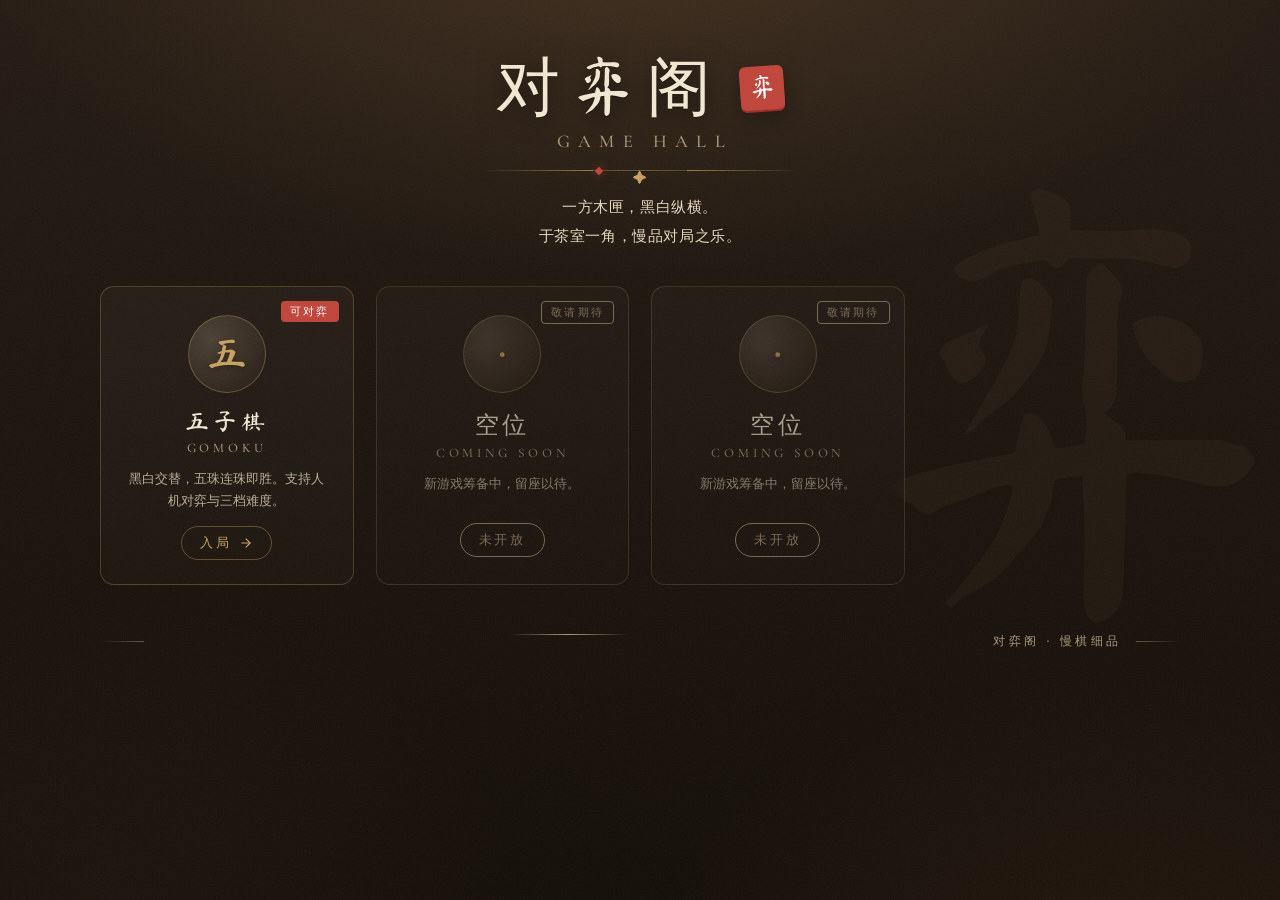
<file: index.html>
<!DOCTYPE html>
<html lang="zh-CN">
<head>
<meta charset="UTF-8">
<meta name="viewport" content="width=device-width, initial-scale=1.0">
<title>对弈阁 · Game Hall</title>
<link rel="stylesheet" href="styles.css">
<style>
  /* 大厅页专属样式：复用 styles.css 的色板与字体，保持水墨茶室风格 */
  .hall {
    position: relative;
    z-index: 2;
    width: 100%;
    max-width: 1080px;
    margin: 0 auto;
    padding: 8px 0 40px;
  }

  .hall-header {
    text-align: center;
    margin: 18px 0 8px;
  }
  .hall-header .title-row {
    display: inline-flex;
    align-items: center;
    gap: 18px;
  }
  .hall-header h1 {
    font-size: clamp(40px, 7vw, 64px);
    color: var(--ivory);
    letter-spacing: 0.18em;
    line-height: 1;
  }
  .hall-header .seal {
    display: inline-flex;
    align-items: center;
    justify-content: center;
    width: 44px;
    height: 44px;
    background: var(--cinnabar);
    color: #fff;
    font-family: "Ma Shan Zheng", "STKaiti", serif;
    font-size: 26px;
    border-radius: 6px;
    box-shadow: 0 2px 0 var(--cinnabar-dk), 0 6px 18px rgba(0,0,0,.35);
    transform: rotate(-4deg);
  }
  .hall-header .subtitle {
    margin-top: 10px;
    font-size: clamp(14px, 1.6vw, 18px);
    letter-spacing: 0.45em;
    color: var(--ivory-dim);
    text-transform: uppercase;
  }
  .hall-header .deco {
    margin: 18px auto 0;
    width: 60%;
    max-width: 320px;
    height: 1px;
    background: linear-gradient(90deg, transparent, var(--bronze) 50%, transparent);
    position: relative;
  }
  .hall-header .deco::before {
    content: "✦";
    position: absolute;
    left: 50%;
    top: 50%;
    transform: translate(-50%, -50%);
    background: var(--bg-solid, #1a130c);
    color: var(--bronze);
    padding: 0 12px;
    font-size: 14px;
  }

  .hall-intro {
    text-align: center;
    margin: 22px auto 36px;
    max-width: 560px;
    color: var(--ivory-soft);
    font-size: 15px;
    line-height: 1.9;
    letter-spacing: 0.04em;
  }

  /* — 游戏卡片网格 — */
  .games-grid {
    display: grid;
    grid-template-columns: repeat(auto-fill, minmax(240px, 1fr));
    gap: 22px;
    margin-top: 10px;
  }

  .game-card {
    position: relative;
    display: flex;
    flex-direction: column;
    align-items: center;
    padding: 28px 22px 24px;
    background:
      linear-gradient(180deg, rgba(247, 230, 196, 0.06), rgba(247, 230, 196, 0.02)),
      var(--panel);
    border: 1px solid rgba(201, 162, 95, 0.28);
    border-radius: 14px;
    text-decoration: none;
    color: var(--ivory);
    cursor: pointer;
    overflow: hidden;
    transition: transform .35s cubic-bezier(.2,.7,.2,1), border-color .35s, box-shadow .35s;
  }
  .game-card::before {
    content: "";
    position: absolute;
    inset: 0;
    background: radial-gradient(180px 120px at 50% -10%, rgba(222, 168, 96, 0.18), transparent 70%);
    opacity: 0;
    transition: opacity .4s;
    pointer-events: none;
  }
  .game-card:hover {
    transform: translateY(-4px);
    border-color: var(--bronze);
    box-shadow: 0 14px 32px rgba(0,0,0,.4), 0 0 0 1px rgba(201,162,95,.4);
  }
  .game-card:hover::before { opacity: 1; }

  .game-card .symbol {
    width: 78px;
    height: 78px;
    display: flex;
    align-items: center;
    justify-content: center;
    border-radius: 50%;
    background: radial-gradient(circle at 30% 30%, rgba(255,235,200,.18), rgba(40,28,18,.6));
    border: 1px solid rgba(201,162,95,.35);
    font-family: "Ma Shan Zheng", "STKaiti", serif;
    font-size: 40px;
    color: var(--bronze);
    margin-bottom: 16px;
    text-shadow: 0 2px 6px rgba(0,0,0,.4);
  }

  .game-card .name {
    font-size: 24px;
    letter-spacing: 0.15em;
    margin-bottom: 4px;
  }
  .game-card .latin {
    font-size: 13px;
    letter-spacing: 0.3em;
    color: var(--ivory-dim);
    text-transform: uppercase;
    margin-bottom: 12px;
  }
  .game-card .desc {
    font-size: 13px;
    color: var(--ivory-soft);
    opacity: 0.78;
    line-height: 1.7;
    text-align: center;
    margin-bottom: 14px;
    min-height: 36px;
  }
  .game-card .enter {
    display: inline-flex;
    align-items: center;
    gap: 8px;
    font-size: 13px;
    letter-spacing: 0.2em;
    color: var(--bronze);
    padding: 7px 18px;
    border: 1px solid rgba(201,162,95,.4);
    border-radius: 999px;
    transition: background .3s, color .3s;
  }
  .game-card:hover .enter {
    background: var(--bronze);
    color: var(--ink);
  }
  .game-card .enter svg {
    width: 14px;
    height: 14px;
  }

  /* 卡片右上角的状态徽章 */
  .game-card .badge {
    position: absolute;
    top: 14px;
    right: 14px;
    font-size: 11px;
    letter-spacing: 0.2em;
    padding: 3px 9px;
    border-radius: 4px;
    background: var(--cinnabar);
    color: #fff;
  }
  .game-card .badge.soon {
    background: transparent;
    border: 1px solid var(--ivory-dim);
    color: var(--ivory-dim);
  }

  /* 占位卡：未上线游戏 */
  .game-card.coming {
    cursor: default;
    opacity: 0.65;
  }
  .game-card.coming:hover {
    transform: none;
    border-color: rgba(201, 162, 95, 0.28);
    box-shadow: none;
  }
  .game-card.coming:hover::before { opacity: 0; }
  .game-card.coming .enter {
    border-color: var(--ivory-dim);
    color: var(--ivory-dim);
  }

  .hall-footer {
    text-align: center;
    margin-top: 48px;
    color: var(--ivory-dim);
    font-size: 12px;
    letter-spacing: 0.3em;
  }
  .hall-footer .line {
    display: block;
    width: 120px;
    height: 1px;
    margin: 0 auto 14px;
    background: linear-gradient(90deg, transparent, var(--ivory-dim), transparent);
  }

  @media (max-width: 560px) {
    .games-grid { grid-template-columns: 1fr; }
    .hall-header h1 { font-size: 44px; }
  }
</style>
</head>
<body>

<div class="watermark" aria-hidden="true">弈</div>
<div class="motes" id="motes" aria-hidden="true"></div>
<div class="grain" aria-hidden="true"></div>

<main class="hall">
  <header class="hall-header">
    <div class="title-row">
      <h1 class="brush">对弈阁</h1>
      <span class="seal" aria-hidden="true">弈</span>
    </div>
    <div class="subtitle latin">Game Hall</div>
    <div class="deco"><span></span></div>
  </header>

  <p class="hall-intro">
    一方木匣，黑白纵横。<br>
    于茶室一角，慢品对局之乐。
  </p>

  <!--
    游戏入口卡片：
    · 已上线游戏移除 .coming 类，链接指向对应页面，并将徽章文字改为 "可对弈"
    · 新增游戏：复制下方 <a class="game-card"> 块，替换 symbol/name/latin/desc/href 即可
  -->
  <section class="games-grid" aria-label="游戏列表">

    <a class="game-card" href="gomoku.html">
      <span class="badge">可对弈</span>
      <div class="symbol">五</div>
      <div class="name brush">五子棋</div>
      <div class="latin">Gomoku</div>
      <p class="desc">黑白交替，五珠连珠即胜。支持人机对弈与三档难度。</p>
      <span class="enter">
        入局
        <svg viewBox="0 0 24 24" fill="none" stroke="currentColor" stroke-width="2" stroke-linecap="round" stroke-linejoin="round"><path d="M5 12h14"/><path d="m12 5 7 7-7 7"/></svg>
      </span>
    </a>

    <a class="game-card coming" href="#" aria-disabled="true">
      <span class="badge soon">敬请期待</span>
      <div class="symbol">·</div>
      <div class="name brush">空位</div>
      <div class="latin">Coming Soon</div>
      <p class="desc">新游戏筹备中，留座以待。</p>
      <span class="enter">未开放</span>
    </a>

    <a class="game-card coming" href="#" aria-disabled="true">
      <span class="badge soon">敬请期待</span>
      <div class="symbol">·</div>
      <div class="name brush">空位</div>
      <div class="latin">Coming Soon</div>
      <p class="desc">新游戏筹备中，留座以待。</p>
      <span class="enter">未开放</span>
    </a>

  </section>

  <footer class="hall-footer">
    <span class="line"></span>
    对弈阁 · 慢棋细品
  </footer>
</main>

<script>
  // 复用 gomoku.html 的浮尘氛围生成逻辑，保持视觉一致
  (function () {
    var motes = document.getElementById('motes');
    if (!motes) return;
    var N = 18;
    for (var i = 0; i < N; i++) {
      var m = document.createElement('span');
      m.className = 'mote';
      var size = 2 + Math.random() * 3;
      m.style.width = size + 'px';
      m.style.height = size + 'px';
      m.style.left = (Math.random() * 100) + '%';
      m.style.animationDuration = (14 + Math.random() * 16) + 's';
      m.style.animationDelay = (-Math.random() * 20) + 's';
      motes.appendChild(m);
    }
  })();
</script>

</body>
</html>
</file>
<file: styles.css>
/* 五子棋样式：由 gomoku.html 内联样式拆分而来（2026-09-28 结构优化） */

/* 本地子集字体：覆盖页面全部中文用字与西文字母/数字，由 css2 text= 参数子集化生成 */
@font-face {
  font-family: 'Ma Shan Zheng';
  font-style: normal;
  font-weight: 400;
  font-display: swap;
  src: url(fonts/mashanzheng-400-0.woff2) format('woff2');
  unicode-range: U+4e00, U+4e0a, U+4e86, U+4e94, U+4f60, U+518d, U+51fb, U+5229, U+524d, U+52a0, U+52a8, U+53d6, U+5408, U+548c, U+56de, U+5728, U+5904, U+5982, U+59cb, U+5b50, U+5c40, U+5df2, U+5e73, U+5f00, U+5f08, U+5f53, U+5f97, U+603b, U+606d, U+6094, U+620f, U+624b, U+6267, U+636d, U+63e1, U+6570, U+65b0, U+672a, U+6765, U+68cb, U+6a2a, U+6b63-6b65, U+6e38, U+6ee1, U+70b9, U+73e0, U+7535, U+767d, U+76d8, U+7eb5, U+80dc, U+8111, U+81ea, U+83b7, U+8a00, U+8bf7, U+8d62, U+8df3, U+8f6c, U+8f7d, U+8fde, U+91cd, U+9616, U+9ed1;
}
@font-face {
  font-family: 'Cormorant Garamond';
  font-style: normal;
  font-weight: 500;
  font-display: swap;
  src: url(fonts/cormorant-500-0.woff2) format('woff2');
  unicode-range: U+30-39, U+41-5a, U+6b, U+6d, U+6f, U+75;
}
@font-face {
  font-family: 'Cormorant Garamond';
  font-style: normal;
  font-weight: 600;
  font-display: swap;
  src: url(fonts/cormorant-600-1.woff2) format('woff2');
  unicode-range: U+30-39, U+41-5a, U+6b, U+6d, U+6f, U+75;
}

* { margin: 0; padding: 0; box-sizing: border-box; }

:root {
  /* — warm tea-house palette — */
  --ivory:       #f3e8d2;
  --ivory-soft:  #e7d8bd;
  --ivory-dim:   #ad9678;
  --bronze:      #c9a25f;
  --cinnabar:    #c0453a;
  --cinnabar-hi: #d25a4c;
  --cinnabar-dk: #962f26;
  --ink:         #2a1c10;
  --line:        #6f4c26;
  --panel:       rgba(25, 18, 12, 0.82);
}

html, body {
  height: 100%;
}

body {
  font-family: "Noto Serif SC", "Songti SC", "STSong", "SimSun", serif;
  color: var(--ivory);
  background:
    radial-gradient(1100px 620px at 50% -12%, rgba(222, 168, 96, 0.17), transparent 62%),
    radial-gradient(820px 560px at 88% 112%, rgba(158, 82, 42, 0.12), transparent 60%),
    radial-gradient(700px 500px at 8% 100%, rgba(120, 70, 35, 0.08), transparent 60%),
    linear-gradient(180deg, #241a12 0%, #1a130c 55%, #130e08 100%);
  background-attachment: fixed;
  overflow-x: hidden;
  user-select: none;
  -webkit-user-select: none;
  min-height: 100vh;
  display: flex;
  flex-direction: column;
  align-items: center;
  padding: 30px 20px 26px;
}

.brush { font-family: "Ma Shan Zheng", "STKaiti", "KaiTi", serif; font-weight: 400; }
.latin { font-family: "Cormorant Garamond", Georgia, "Times New Roman", serif; }

/* ---- atmosphere layers ---- */
.watermark {
  position: fixed;
  right: -3vmin;
  top: 46%;
  transform: translateY(-50%);
  font-family: "Ma Shan Zheng", "STKaiti", serif;
  font-size: 52vmin;
  line-height: 1;
  color: rgba(201, 162, 95, 0.05);
  pointer-events: none;
  z-index: 0;
}

.motes {
  position: fixed;
  inset: 0;
  overflow: hidden;
  pointer-events: none;
  z-index: 1;
}
.mote {
  position: absolute;
  top: 102%;
  border-radius: 50%;
  background: radial-gradient(circle, rgba(255, 226, 175, 0.9), rgba(255, 210, 150, 0));
  animation: floatUp linear infinite;
}
@keyframes floatUp {
  0%   { transform: translate(0, 0); opacity: 0; }
  8%   { opacity: 0.85; }
  50%  { transform: translate(26px, -55vh); opacity: 0.6; }
  92%  { opacity: 0.4; }
  100% { transform: translate(-14px, -108vh); opacity: 0; }
}

.grain {
  position: fixed;
  inset: -60%;
  width: 220%;
  height: 220%;
  pointer-events: none;
  z-index: 90;
  opacity: 0.055;
  background-image: url("data:image/svg+xml,%3Csvg xmlns='http://www.w3.org/2000/svg' width='180' height='180'%3E%3Cfilter id='n'%3E%3CfeTurbulence type='fractalNoise' baseFrequency='0.85' numOctaves='2' stitchTiles='stitch'/%3E%3C/filter%3E%3Crect width='100%25' height='100%25' filter='url(%23n)'/%3E%3C/svg%3E");
  animation: grainShift 0.9s steps(4) infinite;
}
@keyframes grainShift {
  0%   { transform: translate(0, 0); }
  25%  { transform: translate(-2%, 3%); }
  50%  { transform: translate(3%, -2%); }
  75%  { transform: translate(-3%, -3%); }
  100% { transform: translate(0, 0); }
}

header, .game-wrap, footer { position: relative; z-index: 2; }

/* ---- entrance ---- */
@keyframes riseIn {
  from { opacity: 0; transform: translateY(18px); }
  to   { opacity: 1; transform: translateY(0); }
}
header         { animation: riseIn 0.85s cubic-bezier(0.22, 0.7, 0.2, 1) 0.05s both; }
.board-container { animation: riseIn 0.9s cubic-bezier(0.22, 0.7, 0.2, 1) 0.18s both; }
.panel         { animation: riseIn 0.9s cubic-bezier(0.22, 0.7, 0.2, 1) 0.32s both; }
footer         { animation: riseIn 0.9s cubic-bezier(0.22, 0.7, 0.2, 1) 0.5s both; }

/* ---- header ---- */
header { text-align: center; margin-bottom: 26px; }

.title-row {
  display: flex;
  align-items: center;
  justify-content: center;
  gap: 14px;
}

h1 {
  font-size: clamp(38px, 6.5vw, 56px);
  letter-spacing: 0.1em;
  color: var(--ivory);
  text-shadow: 0 3px 24px rgba(0, 0, 0, 0.55), 0 1px 0 rgba(0, 0, 0, 0.4);
}

.seal-sm {
  flex-shrink: 0;
  width: 32px;
  height: 32px;
  display: grid;
  place-items: center;
  background: linear-gradient(160deg, var(--cinnabar-hi), var(--cinnabar-dk));
  color: #f8ebdb;
  font-family: "Ma Shan Zheng", "STKaiti", serif;
  font-size: 19px;
  border-radius: 3px;
  transform: rotate(-5deg);
  box-shadow:
    0 3px 10px rgba(0, 0, 0, 0.45),
    inset 0 0 0 1.5px rgba(248, 235, 219, 0.4),
    inset 0 0 10px rgba(0, 0, 0, 0.28);
}

.subtitle {
  margin-top: 2px;
  font-size: 16px;
  font-weight: 500;
  letter-spacing: 0.55em;
  margin-left: 0.55em;
  color: #b39468;
}

.deco {
  display: flex;
  align-items: center;
  justify-content: center;
  gap: 12px;
  margin-top: 16px;
}
.deco::before, .deco::after {
  content: "";
  width: 70px;
  height: 1px;
  background: linear-gradient(90deg, transparent, rgba(201, 162, 95, 0.55));
}
.deco::after { background: linear-gradient(90deg, rgba(201, 162, 95, 0.55), transparent); }
.deco span {
  width: 6px;
  height: 6px;
  background: var(--cinnabar);
  transform: rotate(45deg);
  box-shadow: 0 0 8px rgba(192, 69, 58, 0.6);
}

.game-wrap {
  display: flex;
  gap: 28px;
  align-items: flex-start;
  flex-wrap: wrap;
  justify-content: center;
}

/* ---- board frame (rosewood) ---- */
.board-container {
  position: relative;
  padding: 16px;
  border-radius: 12px;
  background: linear-gradient(145deg, #835b3c 0%, #5b3c22 55%, #442b17 100%);
  box-shadow:
    0 38px 75px -26px rgba(0, 0, 0, 0.8),
    0 12px 28px -12px rgba(0, 0, 0, 0.6),
    inset 0 1px 0 rgba(255, 222, 175, 0.25),
    inset 0 -7px 16px rgba(0, 0, 0, 0.45),
    0 0 0 1px rgba(0, 0, 0, 0.45);
}
.board-container::before {
  content: "";
  position: absolute;
  inset: 6px;
  border: 1px solid rgba(255, 226, 180, 0.09);
  border-radius: 7px;
  pointer-events: none;
}

canvas {
  display: block;
  cursor: crosshair;
  border-radius: 5px;
  width: 552px;
  max-width: 100%;
  height: auto;
}

/* ---- side panel (dark lacquer) ---- */
.panel {
  width: 268px;
  background: var(--panel);
  border: 1px solid rgba(201, 162, 95, 0.2);
  border-radius: 12px;
  padding: 24px 22px;
  backdrop-filter: blur(10px);
  -webkit-backdrop-filter: blur(10px);
  box-shadow:
    0 18px 44px rgba(0, 0, 0, 0.5),
    inset 0 1px 0 rgba(255, 235, 200, 0.06);
}

.panel-head {
  display: flex;
  align-items: center;
  gap: 11px;
  margin-bottom: 20px;
}
.panel-head .mark {
  width: 8px;
  height: 8px;
  background: var(--cinnabar);
  border-radius: 1px;
  box-shadow: 0 0 7px rgba(192, 69, 58, 0.55);
}
.panel-head h3 {
  font-size: 23px;
  letter-spacing: 0.28em;
  color: var(--ivory);
}
.panel-head .line {
  flex: 1;
  height: 1px;
  background: linear-gradient(90deg, rgba(201, 162, 95, 0.4), transparent);
}

.status-card {
  display: flex;
  align-items: center;
  gap: 14px;
  padding: 15px 14px;
  background: rgba(243, 232, 210, 0.04);
  border: 1px solid rgba(201, 162, 95, 0.15);
  border-radius: 10px;
  margin-bottom: 16px;
}

.stone-indicator {
  width: 36px;
  height: 36px;
  border-radius: 50%;
  flex-shrink: 0;
  box-shadow: 0 3px 9px rgba(0, 0, 0, 0.6), inset -1px -1px 2px rgba(0, 0, 0, 0.4);
}
.stone-black {
  background: radial-gradient(circle at 35% 30%, #737373, #2c2c2c 58%, #050505);
}
.stone-white {
  background: radial-gradient(circle at 35% 30%, #ffffff, #ececec 55%, #b4b4b4);
}

.status-text { flex: 1; min-width: 0; }
.status-text .label {
  font-size: 11px;
  color: var(--ivory-dim);
  letter-spacing: 0.28em;
}
.status-text .value {
  font-size: 19px;
  font-weight: 700;
  margin-top: 3px;
  letter-spacing: 0.06em;
}

.stats {
  display: grid;
  grid-template-columns: 1fr 1fr;
  gap: 10px;
  margin-bottom: 20px;
}
.stat-box {
  text-align: center;
  padding: 12px 8px 11px;
  background: rgba(243, 232, 210, 0.03);
  border: 1px solid rgba(243, 232, 210, 0.06);
  border-radius: 9px;
}
.stat-box .num {
  font-size: 24px;
  font-weight: 600;
  color: #e3c892;
  line-height: 1.1;
}
.stat-box .name {
  font-size: 11px;
  color: var(--ivory-dim);
  letter-spacing: 0.22em;
  margin-top: 3px;
}

.controls { display: flex; flex-direction: column; gap: 11px; }

/* ---- 对弈模式切换 ---- */
.modes {
  display: flex;
  margin-bottom: 18px;
  border: 1px solid rgba(201, 162, 95, 0.25);
  border-radius: 9px;
  overflow: hidden;
}
.modes .btn {
  flex: 1;
  justify-content: center;
  border: none;
  border-radius: 0;
  padding: 11px 6px;
  font-size: 14px;
  letter-spacing: 0.18em;
}
.modes .btn.active {
  background: rgba(201, 162, 95, 0.16);
  color: #fbf2e0;
}

.ai-opts {
  display: flex;
  flex-direction: column;
  gap: 10px;
  margin-bottom: 18px;
}
.ai-field {
  display: flex;
  align-items: center;
  justify-content: space-between;
  gap: 10px;
  font-size: 13px;
  letter-spacing: 0.12em;
  color: var(--ivory-dim);
}
.ai-field select {
  flex: 0 0 128px;
  background: #241a12;
  color: var(--ivory);
  border: 1px solid rgba(201, 162, 95, 0.32);
  border-radius: 7px;
  padding: 7px 8px;
  font-family: inherit;
  font-size: 13px;
  letter-spacing: 0.1em;
  outline: none;
  cursor: pointer;
}
.ai-field select:focus { border-color: rgba(201, 162, 95, 0.7); }

/* ---- 在线对战 ---- */
.online-opts {
  display: flex;
  flex-direction: column;
  gap: 10px;
  margin-bottom: 18px;
}
.online-connect { display: flex; flex-direction: column; gap: 10px; }

.online-or {
  display: flex;
  align-items: center;
  gap: 12px;
  color: var(--ivory-dim);
  font-size: 11px;
  letter-spacing: 0.3em;
  margin: 2px 0;
}
.online-or::before, .online-or::after {
  content: "";
  flex: 1;
  height: 1px;
  background: linear-gradient(90deg, transparent, rgba(201, 162, 95, 0.32), transparent);
}

.online-join {
  display: flex;
  gap: 8px;
}
.online-join .btn { flex: 0 0 auto; padding: 13px 18px; }

.code-input {
  flex: 1;
  min-width: 0;
  background: #241a12;
  color: var(--ivory);
  border: 1px solid rgba(201, 162, 95, 0.32);
  border-radius: 7px;
  padding: 12px 10px;
  font-family: "Cormorant Garamond", Georgia, serif;
  font-size: 18px;
  font-weight: 600;
  letter-spacing: 0.18em;
  text-transform: uppercase;
  text-align: center;
  outline: none;
  transition: border-color 0.22s ease;
}
.code-input::placeholder { color: rgba(173, 150, 120, 0.55); text-transform: none; letter-spacing: 0.06em; font-weight: 500; }
.code-input:focus { border-color: rgba(201, 162, 95, 0.7); }

.online-room { display: flex; flex-direction: column; gap: 10px; }

.room-row {
  display: flex;
  align-items: center;
  gap: 10px;
  padding: 10px 12px;
  background: rgba(243, 232, 210, 0.04);
  border: 1px solid rgba(201, 162, 95, 0.18);
  border-radius: 9px;
}
.room-label {
  flex-shrink: 0;
  font-size: 11px;
  letter-spacing: 0.22em;
  color: var(--ivory-dim);
}
.room-code {
  flex: 1;
  text-align: center;
  font-family: "Cormorant Garamond", Georgia, serif;
  font-size: 22px;
  font-weight: 600;
  letter-spacing: 0.24em;
  color: #e3c892;
  text-transform: uppercase;
  user-select: all;
}

.room-info {
  font-size: 12.5px;
  letter-spacing: 0.12em;
  color: var(--ivory-soft);
  padding: 9px 12px;
  background: rgba(192, 69, 58, 0.08);
  border: 1px solid rgba(201, 162, 95, 0.12);
  border-radius: 7px;
  text-align: center;
  line-height: 1.5;
}

.btn.mini {
  flex: 0 0 auto;
  padding: 7px 12px;
  font-size: 12px;
  letter-spacing: 0.18em;
  border-radius: 6px;
}

.btn {
  font-family: inherit;
  font-size: 15px;
  letter-spacing: 0.14em;
  padding: 13px 16px;
  border: 1px solid rgba(201, 162, 95, 0.32);
  border-radius: 9px;
  background: rgba(243, 232, 210, 0.03);
  color: var(--ivory);
  cursor: pointer;
  transition: background 0.22s ease, border-color 0.22s ease, color 0.22s ease, transform 0.12s ease, box-shadow 0.22s ease;
  display: flex;
  align-items: center;
  gap: 10px;
}
.btn:hover:not(:disabled) {
  background: rgba(201, 162, 95, 0.11);
  border-color: rgba(201, 162, 95, 0.65);
  color: #fbf2e0;
}
.btn:active:not(:disabled) { transform: translateY(1px); }
.btn:disabled { opacity: 0.32; cursor: not-allowed; }

.btn.primary {
  background: linear-gradient(180deg, var(--cinnabar-hi), var(--cinnabar-dk));
  border-color: var(--cinnabar-dk);
  color: #fbeeDE;
  font-weight: 600;
  box-shadow:
    0 8px 18px -8px rgba(192, 69, 58, 0.6),
    inset 0 1px 0 rgba(255, 255, 255, 0.18);
}
.btn.primary:hover:not(:disabled) {
  background: linear-gradient(180deg, #da6556, #b53d31);
  border-color: var(--cinnabar-dk);
  color: #fff6ea;
}

.btn.center { justify-content: center; }

.icon { display: inline-flex; }
.icon svg { width: 16px; height: 16px; }

kbd {
  margin-left: auto;
  font-family: "Cormorant Garamond", Georgia, serif;
  font-size: 11px;
  font-weight: 600;
  line-height: 1;
  padding: 3px 6px;
  border: 1px solid currentColor;
  border-radius: 4px;
  opacity: 0.5;
}

/* ---- win overlay: aged paper ---- */
.overlay {
  position: fixed;
  inset: 0;
  background: rgba(14, 9, 5, 0.72);
  backdrop-filter: blur(5px);
  -webkit-backdrop-filter: blur(5px);
  display: none;
  align-items: center;
  justify-content: center;
  z-index: 80;
}
.overlay.show {
  display: flex;
  animation: fadeIn 0.35s ease both;
}
@keyframes fadeIn { from { opacity: 0; } to { opacity: 1; } }

.win-card {
  position: relative;
  width: min(90vw, 402px);
  background: linear-gradient(172deg, #f4e8cf 0%, #ecdbb9 55%, #e3cfa6 100%);
  border: 1px solid #c3ac7d;
  border-radius: 8px;
  padding: 44px 44px 38px;
  text-align: center;
  box-shadow:
    0 34px 80px rgba(0, 0, 0, 0.65),
    0 3px 0 rgba(0, 0, 0, 0.12);
  animation: paperIn 0.5s cubic-bezier(0.22, 0.8, 0.26, 1) both;
}
@keyframes paperIn {
  from { opacity: 0; transform: translateY(22px) scale(0.97); }
  to   { opacity: 1; transform: translateY(0) scale(1); }
}
.win-card::before {
  content: "";
  position: absolute;
  inset: 9px;
  border: 1px solid rgba(125, 92, 50, 0.28);
  border-radius: 4px;
  pointer-events: none;
}

.win-card .winner-stone {
  width: 72px;
  height: 72px;
  border-radius: 50%;
  margin: 2px auto 16px;
  box-shadow: 0 7px 18px rgba(60, 35, 10, 0.4);
}
.win-card .winner-stone.stone-white {
  box-shadow: 0 7px 18px rgba(60, 35, 10, 0.3), inset 0 0 0 1px rgba(90, 60, 25, 0.18);
}

.win-card h2 {
  position: relative;
  font-size: 38px;
  letter-spacing: 0.14em;
  color: #33241a;
  margin-bottom: 8px;
}

.win-card p {
  color: #7d6847;
  font-size: 13.5px;
  letter-spacing: 0.12em;
  margin-bottom: 26px;
}

.win-card .btn {
  width: 100%;
  justify-content: center;
}

.stamp {
  position: absolute;
  top: -24px;
  right: -22px;
  width: 64px;
  height: 64px;
  border-radius: 4px;
  background: linear-gradient(160deg, var(--cinnabar-hi), var(--cinnabar-dk));
  color: #f8ebdb;
  display: grid;
  place-items: center;
  font-family: "Ma Shan Zheng", "STKaiti", serif;
  font-size: 33px;
  transform: rotate(9deg);
  box-shadow:
    0 8px 20px rgba(0, 0, 0, 0.4),
    inset 0 0 0 2px rgba(248, 235, 219, 0.38),
    inset 0 0 14px rgba(0, 0, 0, 0.3);
  opacity: 0;
  animation: stampIn 0.5s cubic-bezier(0.2, 1.5, 0.4, 1) 0.55s forwards;
}
@keyframes stampIn {
  0%   { opacity: 0; transform: rotate(9deg) scale(2.5); }
  55%  { opacity: 1; transform: rotate(9deg) scale(0.88); }
  100% { opacity: 1; transform: rotate(9deg) scale(1); }
}

/* ---- footer ---- */
footer {
  margin-top: 30px;
  display: flex;
  align-items: center;
  gap: 14px;
  color: var(--ivory-dim);
  font-size: 12px;
  letter-spacing: 0.32em;
}
footer::before, footer::after {
  content: "";
  width: 44px;
  height: 1px;
  background: linear-gradient(90deg, transparent, rgba(173, 150, 120, 0.5));
}
footer::after { background: linear-gradient(90deg, rgba(173, 150, 120, 0.5), transparent); }

@media (max-width: 720px) {
  body { padding-top: 22px; }
  .game-wrap { flex-direction: column; align-items: center; gap: 20px; }
  .panel { width: min(540px, 94vw); }
  canvas { width: min(92vw, 552px); height: auto; }
  .stamp { width: 54px; height: 54px; font-size: 28px; }
  .room-code { font-size: 18px; letter-spacing: 0.18em; }
  .room-row { padding: 9px 10px; gap: 8px; }
}

@media (prefers-reduced-motion: reduce) {
  *, *::before, *::after {
    animation-duration: 0.001s !important;
    animation-iteration-count: 1 !important;
    transition-duration: 0.001s !important;
  }
  .motes { display: none; }
  .stamp { opacity: 1; }
}
</file>
